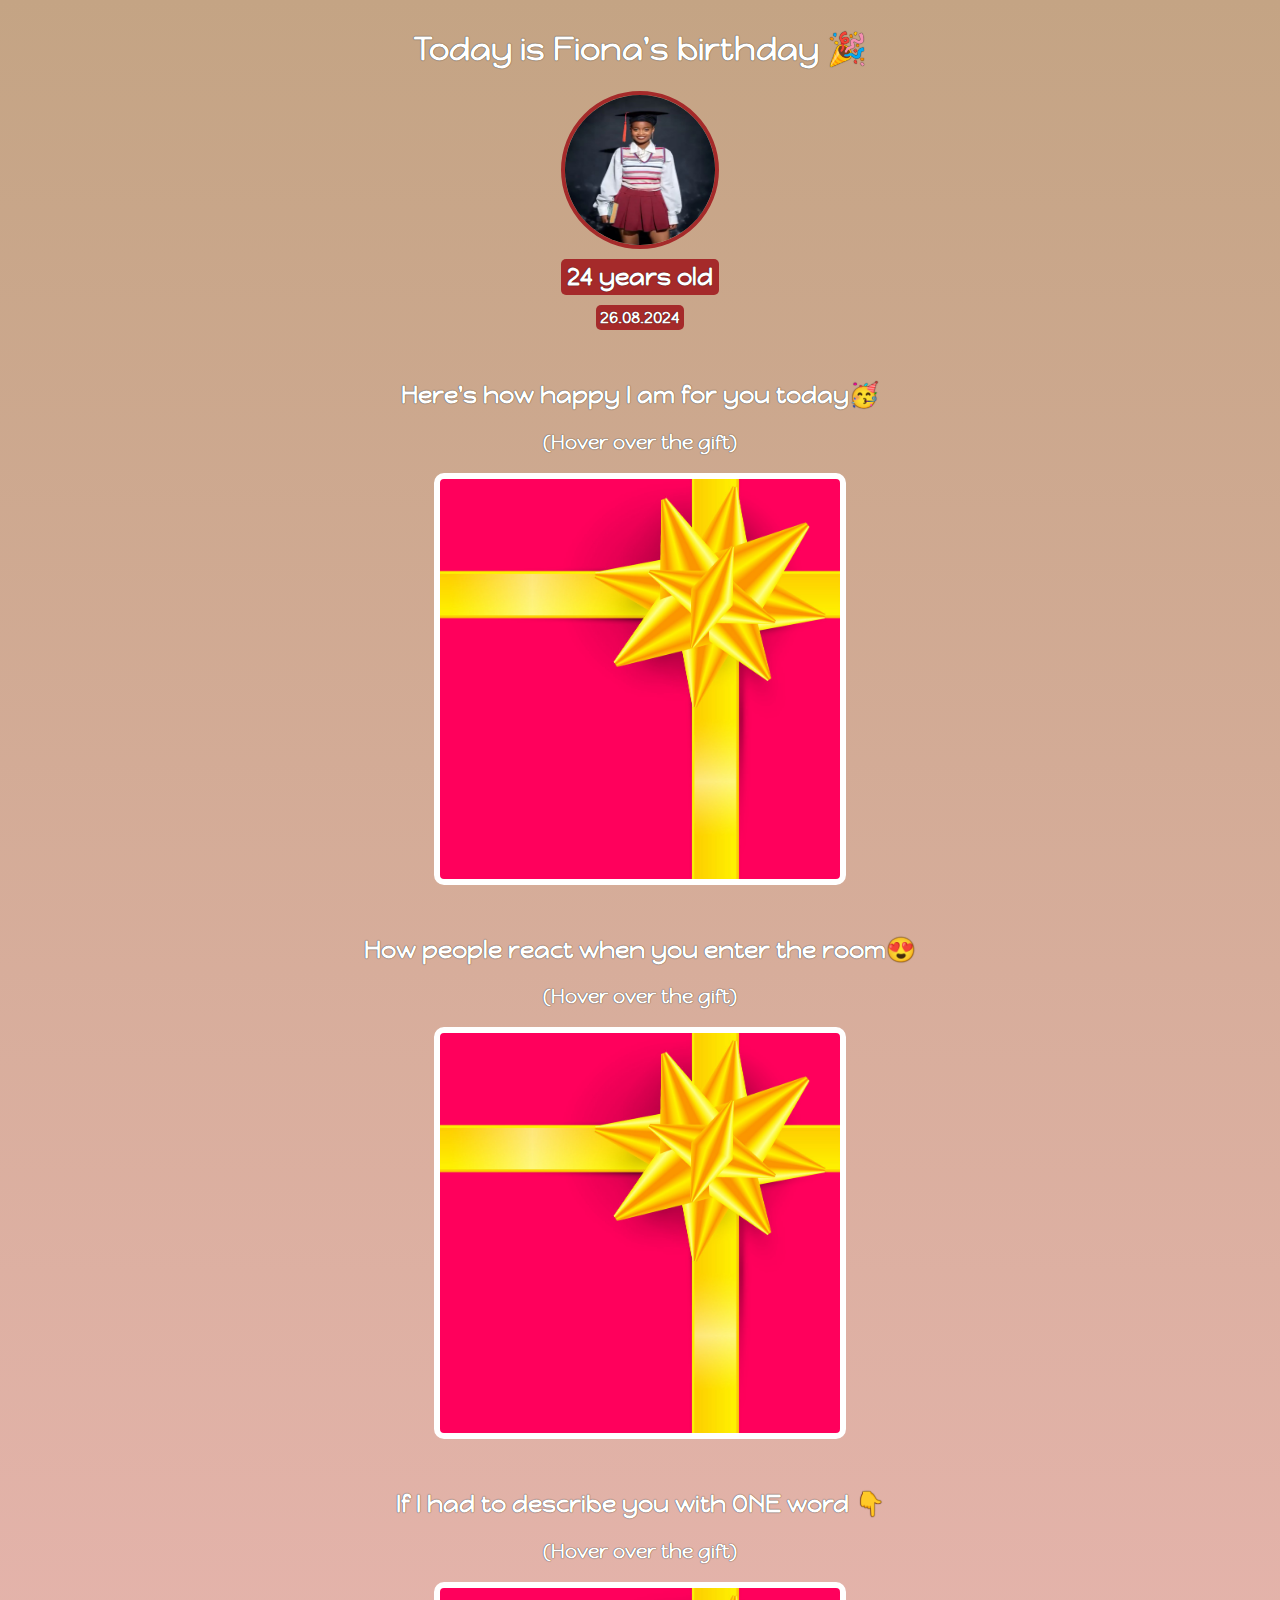
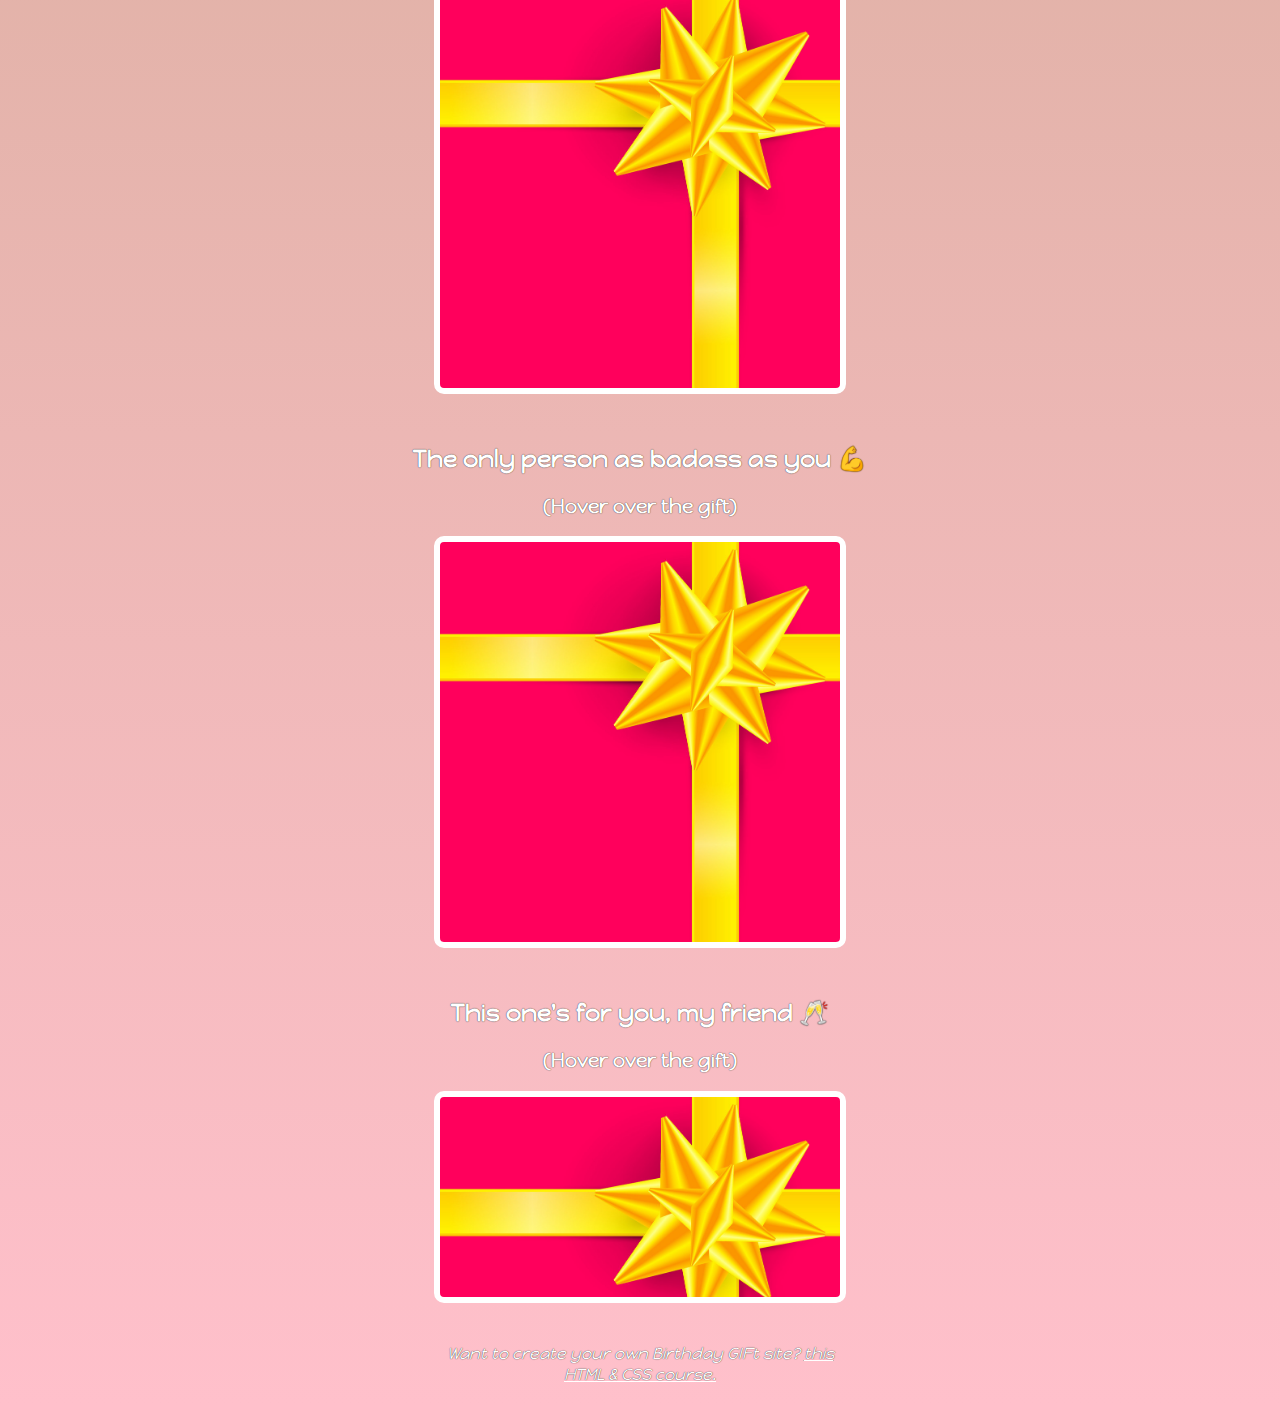
<file: Birthday-GIFt_Site/index.html>
<!doctype html>
<html>
    <head>
        <link rel="stylesheet" href="styles.css">
        <link rel="preconnect" href="https://fonts.googleapis.com">
        <link rel="preconnect" href="https://fonts.gstatic.com" crossorigin>
        <link href="https://fonts.googleapis.com/css2?family=Happy+Monkey&display=swap" rel="stylesheet">
    </head>
    <body>
        <div id="header">
            <h1>Today is Fiona's birthday 🎉</h1>
            <img id="bff-img" src="images/fiona.jpg">
            <h2 id="bday-age">24 years old</h2>
            <h4 id="bday-date">26.08.2024</h4>
        </div>
        <div class="gift-section">
            <h2 class="gift-title">Here's how happy I am for you today🥳</h2>
            <h3 class="gift-hint">(Hover over the gift)</h3>
            <div class="gift-img" id="gift-img-happy" ></div>
        </div>
        <div class="gift-section">
            <h2 class="gift-title">How people react when you enter the room😍</h2>
            <h3 class="gift-hint">(Hover over the gift)</h3>
            <div class="gift-img" id="gift-img-hot" ></div>
        </div>
        <div class="gift-section">
            <h2 class="gift-title">If I had to describe you with ONE word 👇</h2>
            <h3 class="gift-hint">(Hover over the gift)</h3>
            <div class="gift-img" id="gift-img-genius" ></div>
        </div>
        <div class="gift-section">
            <h2 class="gift-title">The only person as badass as you 💪</h2>
            <h3 class="gift-hint">(Hover over the gift)</h3>
            <div class="gift-img" id="gift-img-badass" ></div>
        </div>
        <div class="gift-section">
            <h2 class="gift-title">This one's for you, my friend 🥂</h2>
            <h3 class="gift-hint">(Hover over the gift)</h3>
            <div class="gift-img" id="gift-img-cheers" ></div>
        </div>
        <p id="footer">Want to create your own Birthday GIFt site? <a href="https://scrimba.com/learn/htmlandcss" target="_blank">this HTML & CSS course.</a></p>
    </body>
</html>
</file>
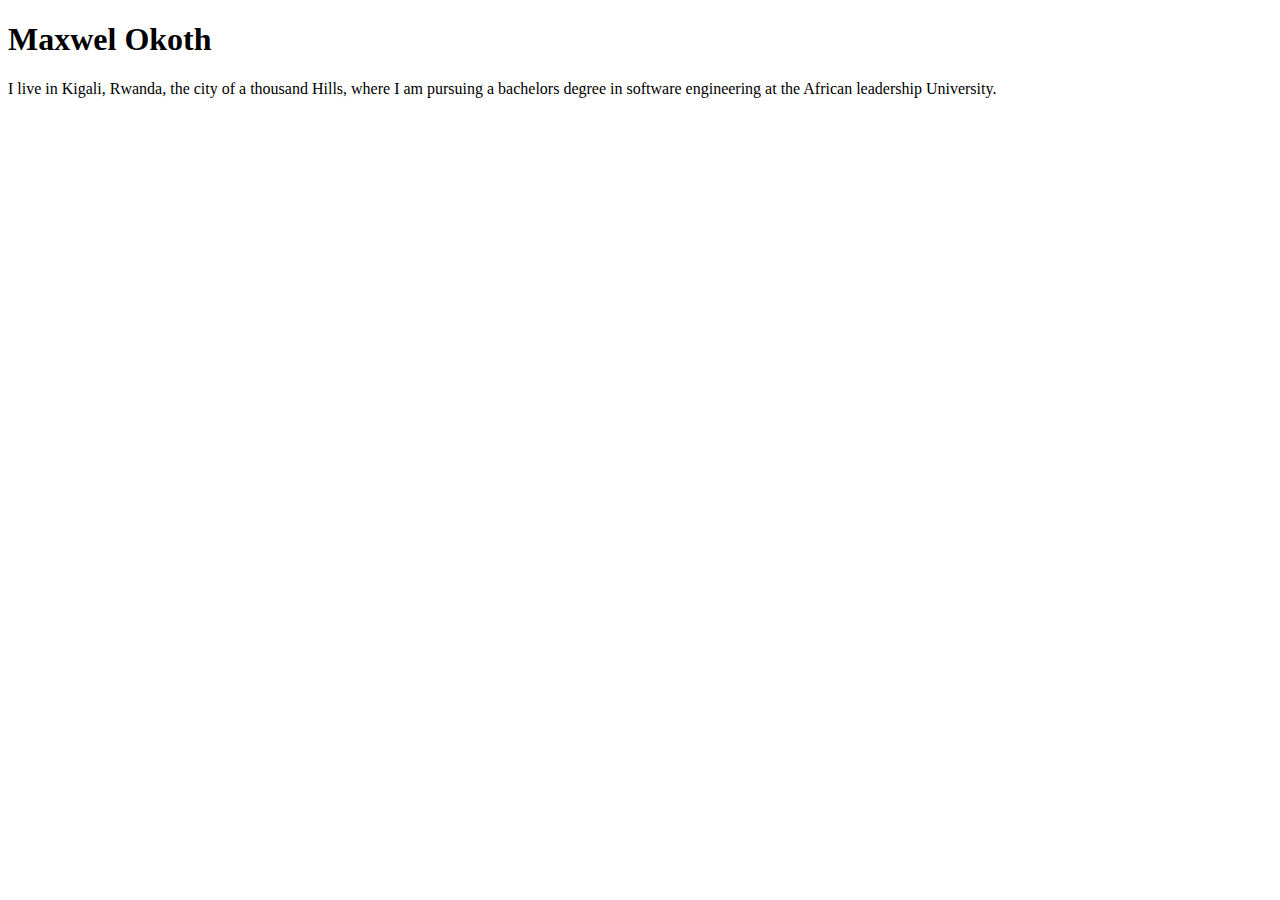
<file: bloomtech/index.html>
<!DOCTYPE html>
<html lang="en">

    <head>
        <meta charset="UTF-8">
        <meta name="viewport" content="width=device-width, initial-scale=1.0">
        <title>Document</title>
    </head>

    <body>
        <h1>Maxwel Okoth</h1>
        <p>
            I live in Kigali, Rwanda, the city of a thousand Hills, where I am pursuing a bachelors degree in software
            engineering at the African leadership University.
        </p>
    </body>

</html>
</file>
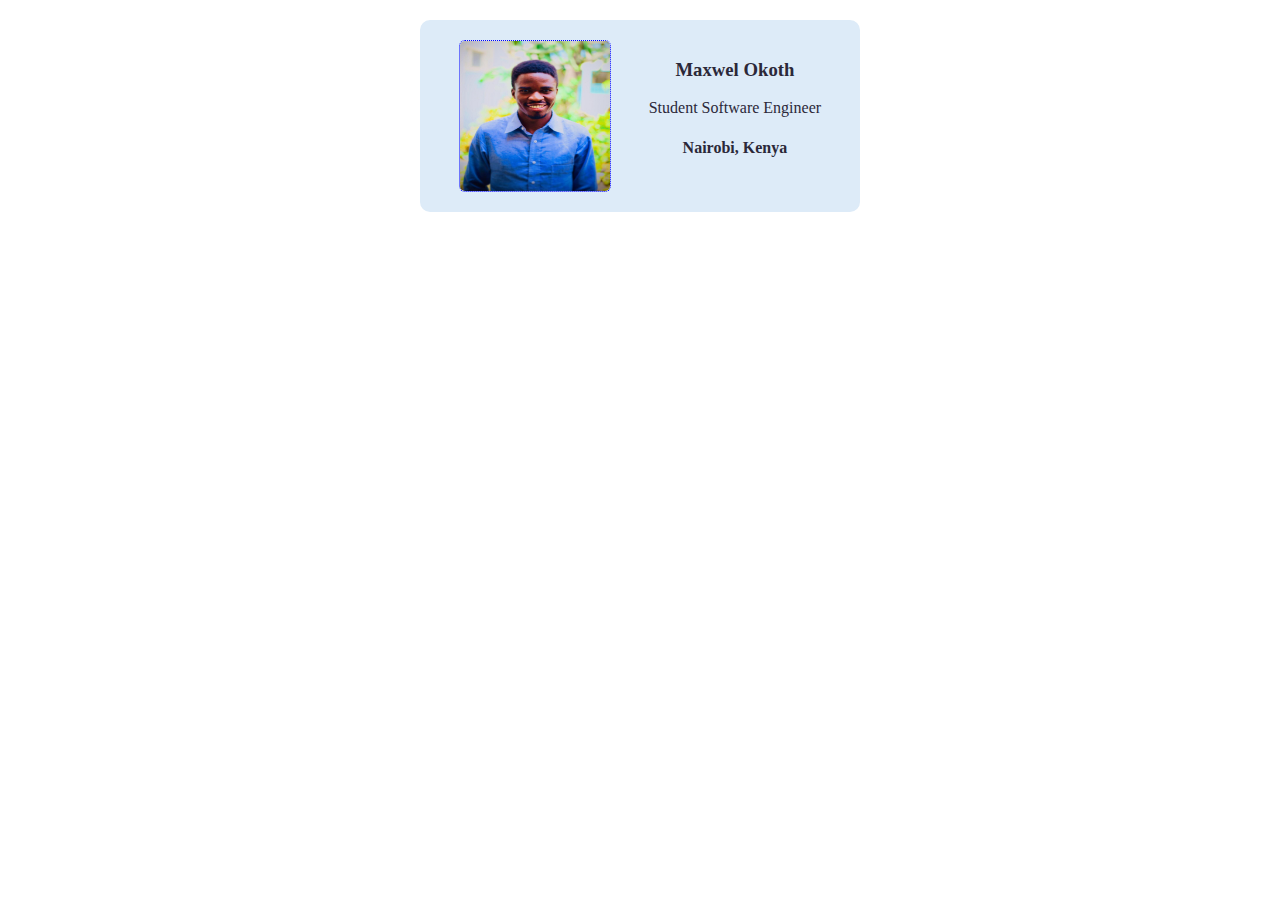
<file: business-card/index.html>
<!doctype html>
<html>
    <head>
        <link rel="stylesheet" href="styles.css">
    </head>
    <body>
        <div class="card">
            <img 
                src="images/Maaxboon.jpg" 
                alt="Maxwel Okoth smiling at camera" 
                class="avatar">
            <div>
                <h3>Maxwel Okoth</h3>
                <p>Student Software Engineer</p>
                <h4>Nairobi, Kenya</h4>
            </div>
        </div>
    </body>
</html>
</file>
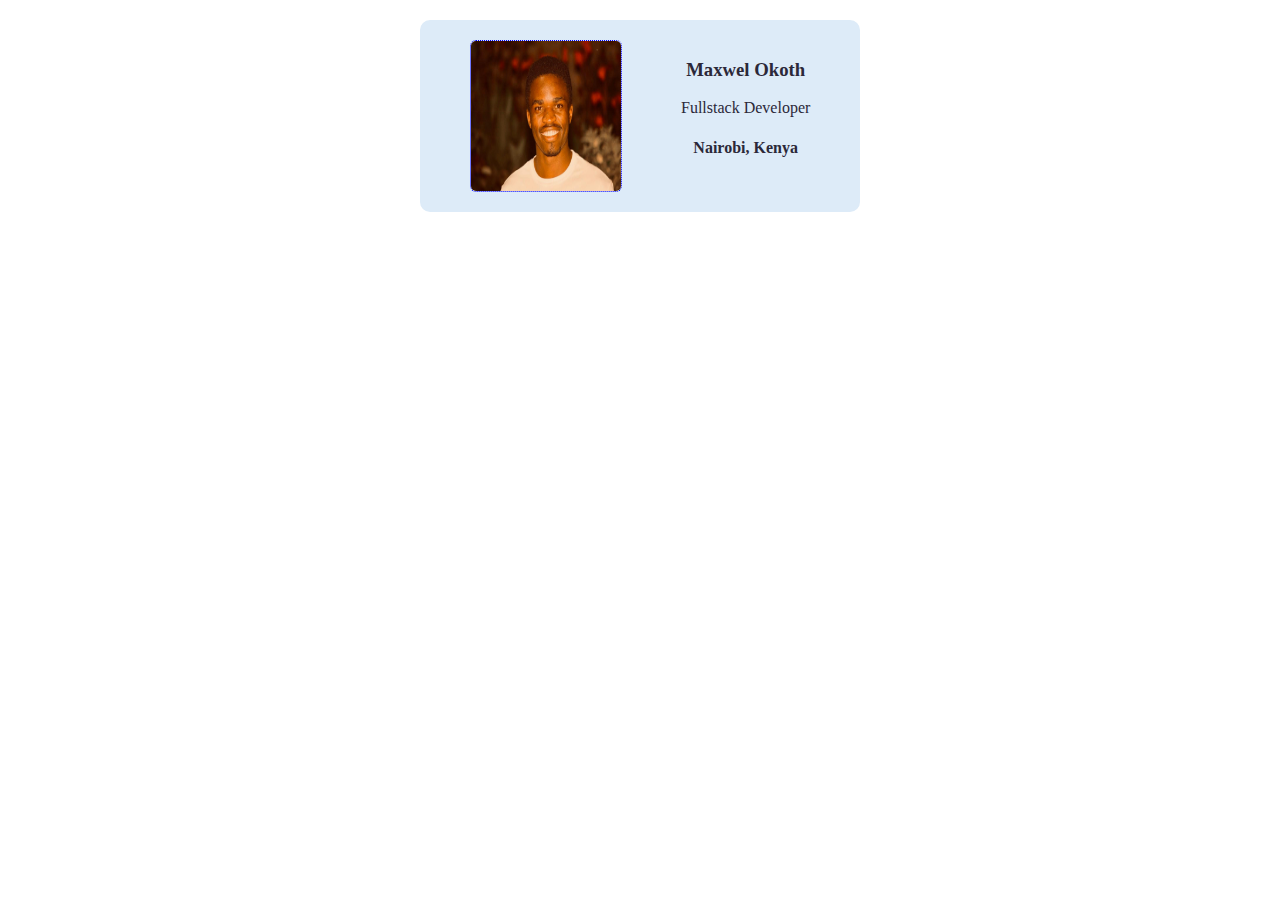
<file: digital-business_card/index.html>
<!doctype html>
<html>
    <head>
        <link rel="stylesheet" href="styles.css">
    </head>
    <body>
        <div class="card">
            <img 
                src="images/Maaxboon.jpg" 
                alt="Maxwel Okoth smiling at camera" 
                class="avatar">
            <div>
                <h3>Maxwel Okoth</h3>
                <p>Fullstack Developer</p>
                <h4>Nairobi, Kenya</h4>
            </div>
        </div>
    </body>
</html>
</file>
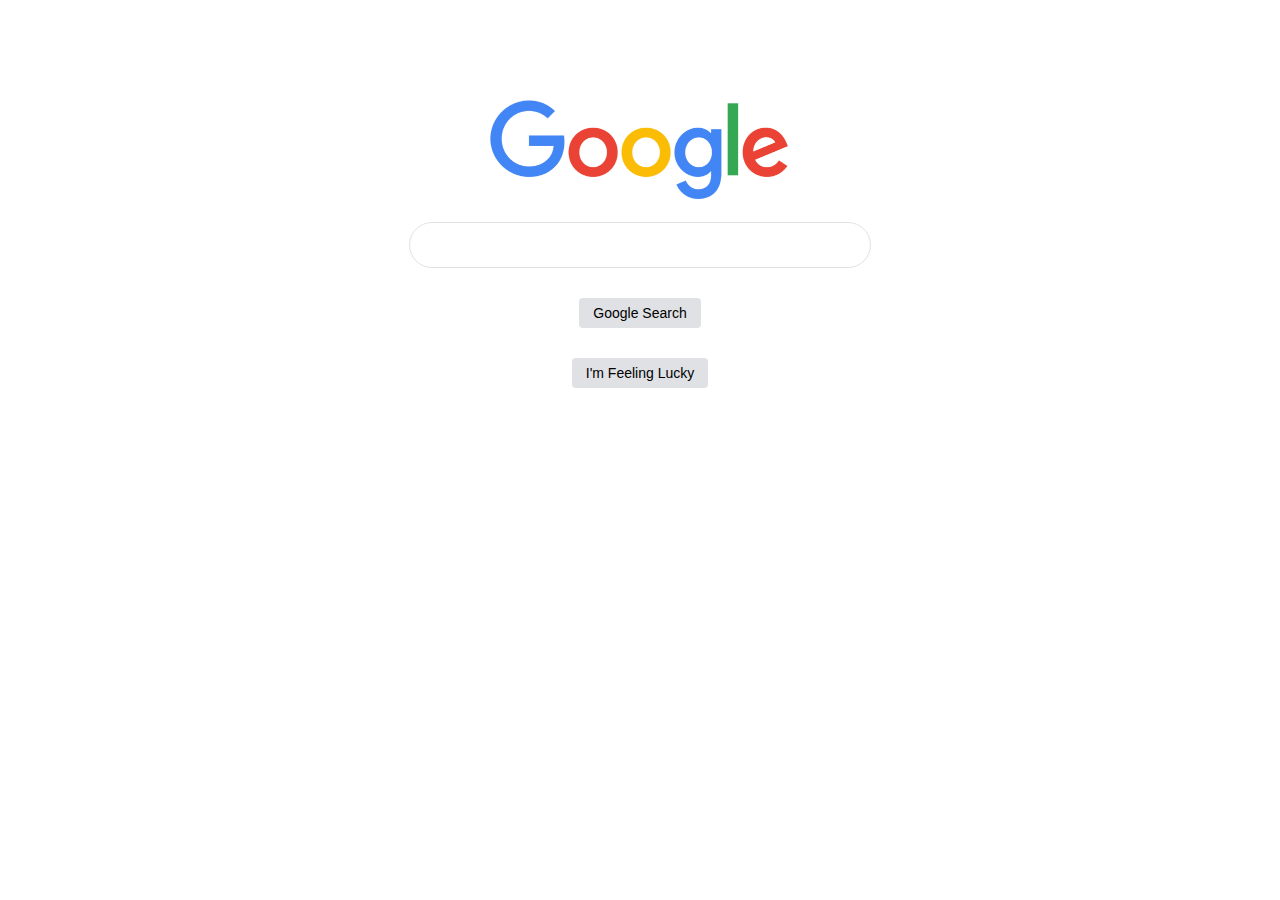
<file: Google-clone/index.html>
<!doctype html>
<html>
    <head>
        <link rel="stylesheet" href="styles.css"/>
    </head>
    <body>
        <div class="main">            
            <img class="logo-img" src="google.png"/>
            <input class="search-input" type="text" />
            <div class="btn-wrapper">
                <button class="btn">Google Search</button>
                <button class="btn">I'm Feeling Lucky</button>
            </div>
        </div>
    </body>
</html>
</file>
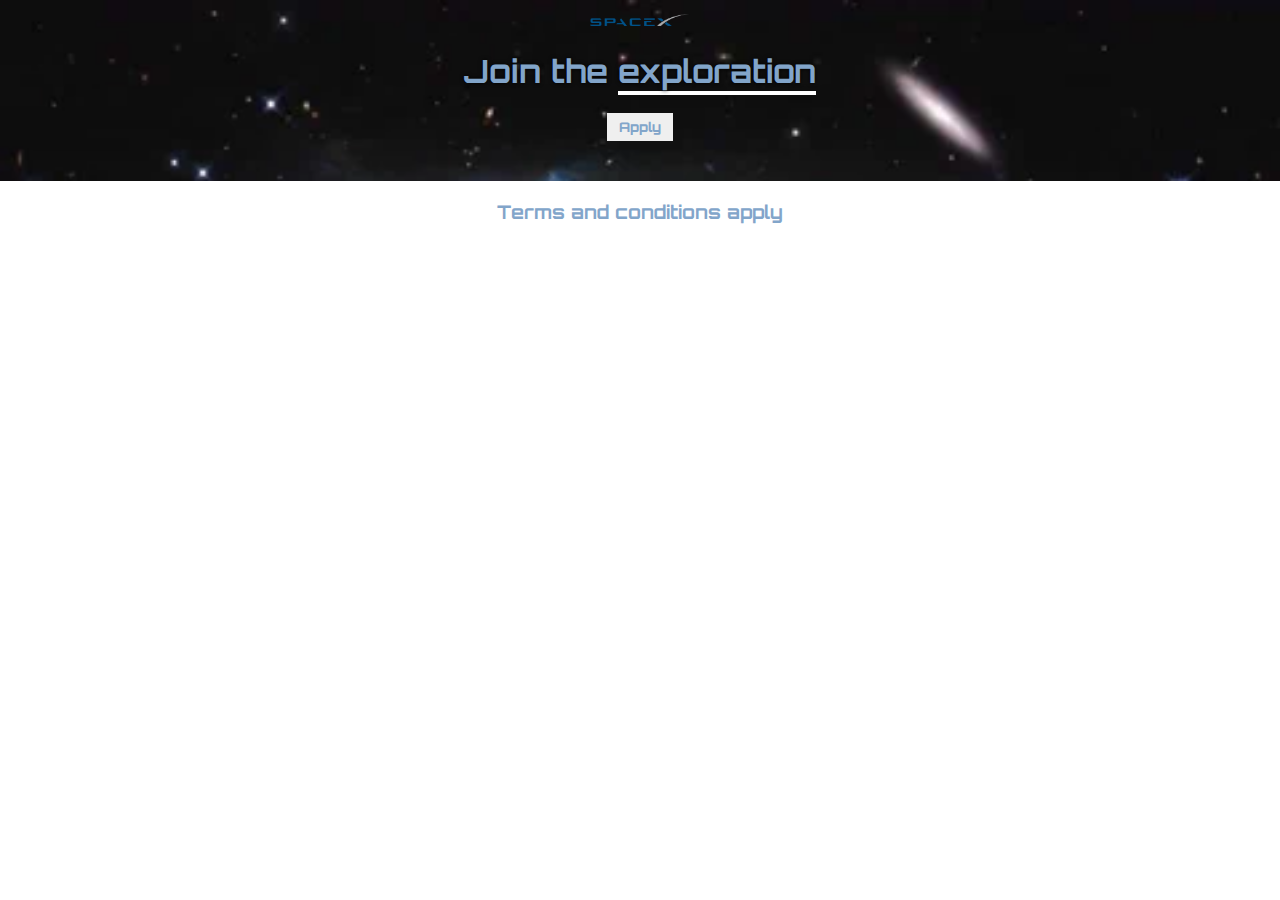
<file: space_exploration_site/index.html>
<!doctype html>
<html>
    <head>
        <link rel="preconnect" href="https://fonts.googleapis.com">
        <link rel="preconnect" href="https://fonts.gstatic.com" crossorigin>
        <link href="https://fonts.googleapis.com/css2?family=Orbitron:wght@400..900&display=swap" rel="stylesheet">
        <link rel="stylesheet" href="styles.css">
    </head>
    <body>
        <div id="hero">
            <img src="images/spacex.png" id="main-logo">
            <h1 id="blur">Join the <span class="underline">exploration</span></h1>
            <button class="btn">Apply</button>
        </div>
        <h3>Terms and conditions apply</h3>
    </body>
</html>
</file>
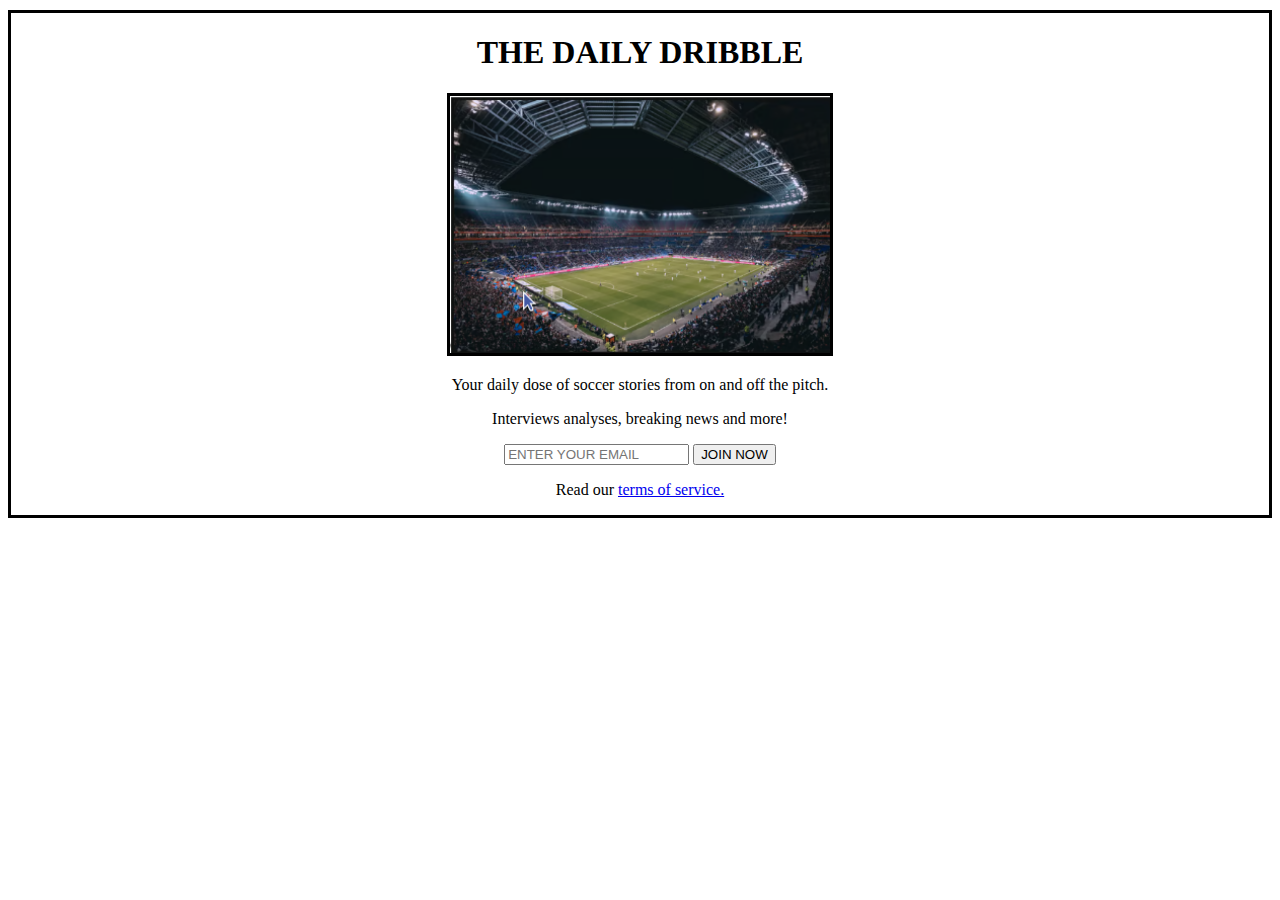
<file: The-Daily_dribble/index.html>
<!doctype html>
<html>
    <head>
        <link rel="stylesheet" href="styles.css">
        <title>The Daily Dribble</title>
    </head>
    <body>
        <div class="main">
            <h1>THE DAILY DRIBBLE</h1>
            <img class="stad-img" src="stadium.png" width="380px">
            <p>Your daily dose of soccer stories from on and off the pitch.</p>
            <p>Interviews analyses, breaking news and more!</p>
            <input type="text" placeholder="ENTER YOUR EMAIL">
            <button>JOIN NOW</button>
            <p>Read our <a href="https://feeds.transistor.fm/the-daily-dribble" target="_blank">terms of service.</a></p>
        </div>
    </body>
</html>
</file>
<file: Birthday-GIFt_Site/styles.css>
body {
    text-align: center;
    font-family: "Happy Monkey", cursive;
    background:linear-gradient(#C4A484, pink);
    color: #ffffff;
}

h1, h2, h3, h4, p {
    text-shadow: 0px 0px 1px black;
}

#bff-img {
    width: 150px;
    height: 150px;
    border-radius: 50%;
    border: 4px solid brown;
  }

  #bday-age {
    background: brown;
    padding: 3px 6px;
    border-radius: 5px;
    margin: 10px 0 10px 0;
  }
  
  #bday-date {
    margin: 0;
    background: brown;
    padding: 2px 4px;
    border-radius: 5px;
  }

  #header {
    display: flex;
    flex-direction: column;
    align-items: center;
  }

  .gift-img {
    width: 400px;
    height: 400px;
    border: 6px solid white;
    border-radius: 10px;
    background-image: url('images/gift-cover.jpg');
    background-size: cover;
    margin: 0 auto;
  }

  .gift-section {
    margin-top: 50px;
  }

  .gift.title {
    margin-bottom: 10px;
  }

  .gift-hint {
    margin-top: 0;
  }

  #gift-img-happy:hover {
    background-image: url("images/happy.gif");
  }

  #gift-img-hot:hover {
    background-image: url("images/hot.webp");
  }

  #gift-img-genius:hover{
    background-image: url("images/genius.gif");
  }

  #gift-img-badass:hover {
    background-image: url("images/badass.webp");
  }

  #gift-img-cheers {
    height: 200px;
  }

  #gift-img-cheers:hover {
    background-image: url("images/cheers.gif");
  }

  #footer {
    font-style: italic;
    width: 400px;
    margin: 40px auto 20px;

  }

  a {
    color: #ffffff;
  }
</file>
<file: business-card/styles.css>
body {
    margin: 20px;
    font-family: Georgia, 'Times New Roman', Times, serif;
}

.avatar {
    width: 150px;
    height: 150px;
    border: 1px dotted blue;
    border-radius: 6px;
}

.card {
    width: 400px;
    padding: 20px;
    display: flex;
    justify-content: space-around;
    margin: 0px auto;
    text-align: center;
    background: #ddebf8;
    color: #2b2839;
    border-bottom: 6px solid #d8cefe;
    border: 0px;
    border-radius: 10px;
}
</file>
<file: digital-business_card/styles.css>
body {
    margin: 20px;
    font-family: Georgia, 'Times New Roman', Times, serif;
}

.avatar {
    width: 150px;
    height: 150px;
    border: 1px dotted blue;
    border-radius: 6px;
}

.card {
    width: 400px;
    padding: 20px;
    display: flex;
    justify-content: space-around;
    margin: 0px auto;
    text-align: center;
    background: #ddebf8;
    color: #2b2839;
    border-bottom: 6px solid #d8cefe;
    border: 0px;
    border-radius: 10px;
}
</file>
<file: Google-clone/styles.css>
.main {
    margin-top: 100px;
    height: 24px;
}

.logo-img {
    display: block;
    width: 300px;
    margin-bottom: 20px;
    margin-left: auto;
    margin-right: auto;
}

.search-input {
    display: block;
    width: 400px;
    line-height: 24px;
    margin-left: auto;
    margin-right: auto;
    padding-top: 10px;
    padding-bottom: 10px;
    padding-left: 30px;
    padding-right: 30px;
    border: 1px solid #dfe1e5;
    border-radius: 24px;
}

.btn {
    display: block;
    margin-left: auto;
    margin-right: auto;
    margin-top: 30px;
    padding-top: 7px;
    padding-bottom: 7px;
    padding-left: 14px;
    padding-right: 14px;
    font-size: 14px;
    border: none;
    border-radius: 4px;
    background: #dfe1e5;
}


/* button {
    color: #0f1419;
    border: 1px solid #cfd9de;
    background-color: white;
    padding-top: 10px;
    padding-bottom: 10px;
    padding-left: 20px;
    padding-right: 20px;
    border-radius: 20px;
    font-weight: bold;
}  */


/* body {
    margin: 0px;
}.red {
    background: #c71226;
    height: 100px;
    margin-top: 10px;
}

.blue {
    background: #0d1b88;
    height: 100px;
    margin-top: 20px;
    margin-bottom: 20px;
}

.green {
    background: #397327;
    height: 100px;
} */




/* .card {
    color: #222222;
    background-color: lightgray;
    width: 300px;
    margin-top: 50px;
    margin-left: auto;
    margin-right: auto;

    border: 4px solid #222222;
    border-radius: 20px;

    padding-top: 20px;
    padding-right: 20px;
    padding-left: 20px;
    padding-bottom: 20px;
} */





/* .main {
    margin-top: 100px;
}


.logo-img {
    
    display: block;
    width: 300px;
}

.search-input {
    display: block;
    width: 400px;
} */
</file>
<file: space_exploration_site/styles.css>
body {
    margin: 0;
    color: #82a5ca;
    text-align: center;
    font-family: "Orbitron", sans-serif;
}

#hero {
    background-image: url("images/galaxy.webp");
    background-size: cover;
    padding: 10px 0px 40px 0px;
}

#blur {
    text-shadow: 0px 0px 4px black;
}

.btn {
    padding: 6px 12px;
    border: none;
    font-family: inherit;
    color: #82a5ca;
    font-weight: 800;
}

.underline {
    border-bottom: 4px solid white;
}

#main-logo {
    width: 100px;
}
</file>
<file: The-Daily_dribble/styles.css>
.main {
    text-align: center;
    background: white;
    border: solid;
    margin-top: 10px;
}

.stad-img {
    display: block;
    width: 380px;
    margin-bottom: 20px;
    margin-right: auto;
    margin-left: auto;
    border: solid;
    border-width: 3px;
}

.email-input {
    width: 190px;
    padding: 10px 20px 5px 20px;
    box-sizing: border-box;
    border: solid;
    border-width: 3px;
    font-size: 14px;
    font-weight: bold;
}

.btn {
    margin-left: 4px;
}

.btn-wrapper {
    display: flex;
    flex-direction: column;
    align-items: center;
    gap: 10px;
}

.btn1 {
    background-color: #121212;
    color: white;
    padding: 10px 20px;
    border: none;
    border-radius: 5px;
    cursor: pointer;
    font-size: 16px;
}
</file>
